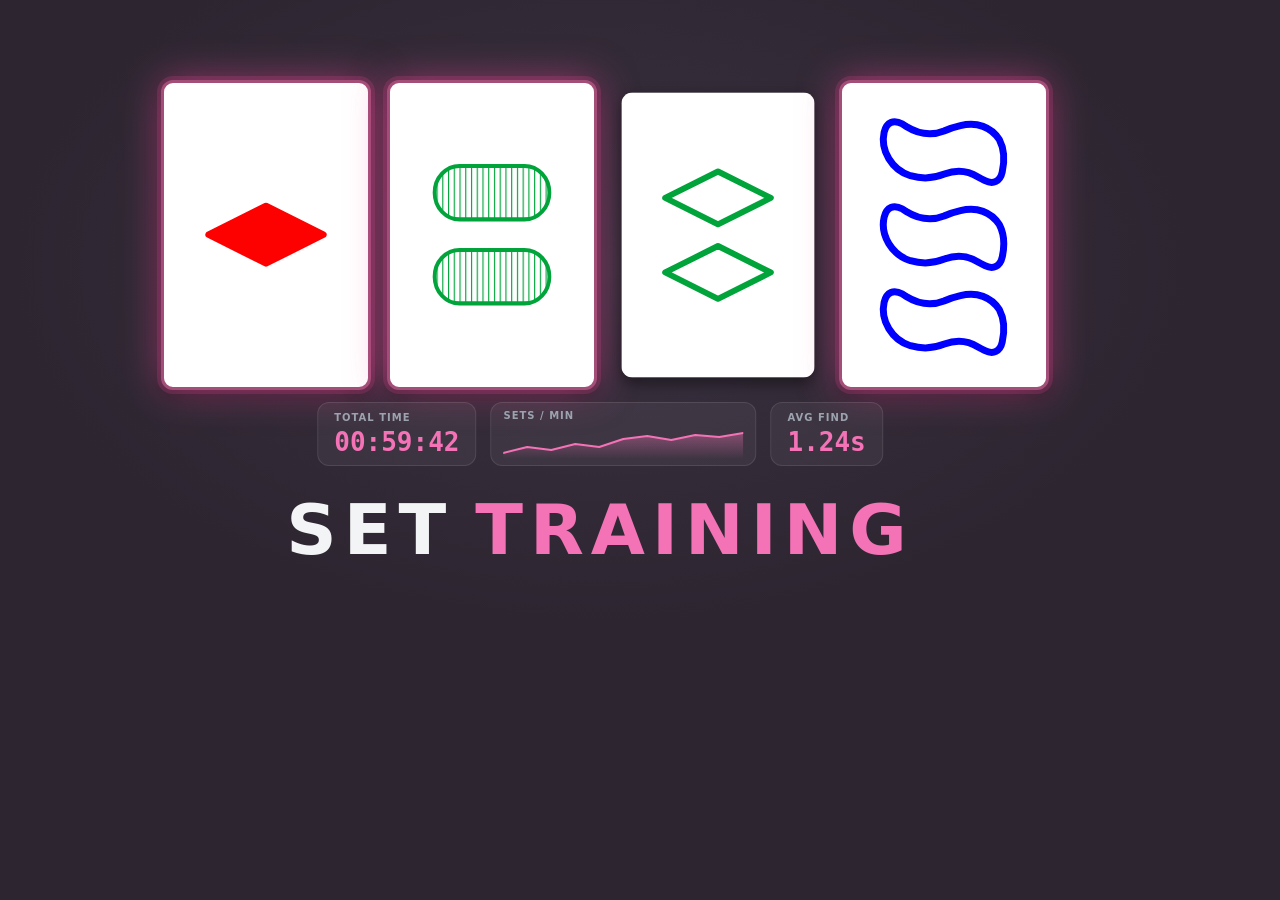
<file: scripts/og-render.html>
<!doctype html>
<!--
  Source for og-image.png. Edit, then regenerate (Windows + Chrome + Python/PIL):

    chrome --headless=new --disable-gpu --hide-scrollbars --window-size=1200,725 \
      --screenshot=scripts/og-raw.png file:///abs/path/to/scripts/og-render.html
    python -c "from PIL import Image; Image.open('scripts/og-raw.png').crop((0,0,1200,630)).save('og-image.png')"

  The 725 height compensates for headless Chrome's ~95px viewport offset; final crop yields exact 1200x630.
-->
<html lang="en">
<head>
<meta charset="utf-8">
<title>OG render</title>
<style>
  html, body { margin: 0; padding: 0; background: #2d2631; font-family: ui-sans-serif, system-ui, -apple-system, 'Segoe UI', Roboto, sans-serif; }
  .stage { width: 1200px; height: 630px; position: relative; background: radial-gradient(ellipse at 50% 42%, #3a3140 0%, #2d2631 70%); overflow: hidden; }

  .row { position: absolute; top: 80px; left: 50%; transform: translateX(-50%); display: flex; align-items: center; gap: 26px; }

  .card-slot { width: 200px; height: 300px; position: relative; }

  .strip {
    position: absolute; top: 402px; left: 50%; transform: translateX(-50%);
    display: flex; align-items: center; gap: 14px; height: 64px;
  }
  .stat-card {
    background: rgba(255,255,255,0.05);
    border: 1px solid rgba(255,255,255,0.10);
    border-radius: 12px;
    padding: 10px 16px;
    height: 64px; box-sizing: border-box;
    display: flex; flex-direction: column; justify-content: space-between;
  }
  .stat-label {
    font-size: 10px; color: #9ca3af; text-transform: uppercase;
    font-weight: 700; letter-spacing: 0.1em; line-height: 1;
  }
  .stat-value {
    font-family: ui-monospace, SFMono-Regular, Menlo, Consolas, monospace;
    font-weight: 700; line-height: 1; color: #f472b6; font-size: 26px;
  }
  .spark-card {
    background: rgba(255,255,255,0.05);
    border: 1px solid rgba(255,255,255,0.10);
    border-radius: 12px;
    padding: 8px 12px 6px;
    height: 64px; box-sizing: border-box;
    display: flex; flex-direction: column; justify-content: space-between;
  }
  .spark-card svg { display: block; }

  .card {
    background: white; border-radius: 12px;
    width: 100%; height: 100%; display: flex; flex-direction: column;
    justify-content: center; align-items: center;
    padding: 2px;
    border: 3px solid transparent; position: absolute; inset: 0;
    box-shadow: 0 6px 16px rgba(0,0,0,0.45);
    container-type: size;
    container-name: card;
    --shape-size-ratio: 0.9;
  }
  .card.selected {
    border-color: #a34e78;
    box-shadow: 0 0 0 4px rgba(236, 72, 153, 0.18), 0 0 38px rgba(236, 72, 153, 0.55), 0 6px 16px rgba(0,0,0,0.45);
  }
  .card:not(.selected) { transform: scale(0.92); }

  .card svg.shape { flex-shrink: 0; width: 95%; }
  .card svg.shape.diamond { height: calc(var(--shape-size-ratio) * 42cqmax); margin-top: calc(var(--shape-size-ratio) * -11.8cqmax); }
  .card svg.shape.oval    { height: calc(var(--shape-size-ratio) * 42cqmax); margin-top: calc(var(--shape-size-ratio) * -10.8cqmax); }
  .card svg.shape.wave    { height: calc(var(--shape-size-ratio) * 45cqmax); margin-top: calc(var(--shape-size-ratio) * -13.6cqmax); transform: translateY(calc(var(--shape-size-ratio) * 2.33cqmax)); }
  .card svg.shape:first-child { margin-top: 0 !important; }

  .title {
    position: absolute; left: 0; right: 0; top: 490px;
    height: 80px; line-height: 80px;
    font-size: 70px; font-weight: 900; letter-spacing: 7px;
    white-space: nowrap; text-align: center;
  }
  .title .a { color: #f3f4f6; }
  .title .b { color: #f472b6; margin-left: 22px; }
</style>
</head>
<body>
<div class="stage">
  <div class="row" id="row"></div>

  <div class="strip">
    <div class="stat-card">
      <div class="stat-label">Total Time</div>
      <div class="stat-value">00:59:42</div>
    </div>
    <div class="spark-card">
      <div class="stat-label">Sets / min</div>
      <svg width="240" height="28" viewBox="0 0 240 28">
        <defs>
          <linearGradient id="spark-fill" x1="0" y1="0" x2="0" y2="1">
            <stop offset="0%" stop-color="#f472b6" stop-opacity="0.4"/>
            <stop offset="100%" stop-color="#f472b6" stop-opacity="0"/>
          </linearGradient>
        </defs>
        <path d="M 0 22 L 24 16 L 48 19 L 72 13 L 96 16 L 120 8 L 144 5 L 168 9 L 192 4 L 216 6 L 240 2 L 240 28 L 0 28 Z" fill="url(#spark-fill)"/>
        <polyline points="0,22 24,16 48,19 72,13 96,16 120,8 144,5 168,9 192,4 216,6 240,2" fill="none" stroke="#f472b6" stroke-width="2" stroke-linecap="round" stroke-linejoin="round"/>
      </svg>
    </div>
    <div class="stat-card">
      <div class="stat-label">Avg Find</div>
      <div class="stat-value">1.24s</div>
    </div>
  </div>

  <div class="title"><span class="a">SET</span><span class="b">TRAINING</span></div>
</div>

<script>
  const COLORS = ['#fd0000', '#01a43b', '#0000fe'];
  const SHAPE_VIEWBOX = '0 0 32 32';
  const CLASSIC_WAVE_PATH = 'M29.5,12 C30.8,14.5 30.8,17.2 30.2,19.9 C29.7,22.2 28,23 26,22 C25.4,21.7 24.8,21.4 24.3,21.1 C21.7,19.5 19,19.3 16.1,20.4 C13.4,21.5 10.6,21.6 7.8,20.8 C3.3,19.4 0.4,14.6 1.4,10.2 C2,7.7 3.7,7 5.9,8.2 C6.2,8.4 6.5,8.6 6.8,8.8 C9.7,10.6 12.7,11.2 16,9.9 C17.3,9.3 18.7,8.9 20,8.6 C24,7.6 27.5,8.9 29.5,12 Z';
  const CLASSIC_TPL = {
    diamond: '<polygon transform="translate(16,16) scale(1.08) translate(-16,-16)" points="1,16 16,8.5 31,16 16,23.5" stroke="${color}" stroke-width="${strokeW}" fill="${fill}" stroke-linejoin="round" />',
    oval:    '<rect transform="translate(16,16) scale(1.08, 1.16) translate(-16,-16)" x="1" y="9.5" width="30" height="13" rx="6.5" stroke="${color}" stroke-width="${strokeW}" fill="${fill}" />',
    wave:    '<path transform="translate(16,16) scale(1.08) translate(-16,-16)" d="${waveD}" stroke="${color}" stroke-width="${strokeW}" fill="${fill}" stroke-linejoin="round" />'
  };

  // Stripe patterns (classic preset: step 1.5, sWidth 0.6)
  const stripeDefs = COLORS.map((c, i) =>
    `<pattern id="s-${i}" patternUnits="userSpaceOnUse" width="1.5" height="1.5">
       <line x1="0" y1="0" x2="0" y2="1.5" stroke="${c}" stroke-width="0.6" />
     </pattern>`).join('');

  function shapeSvg(card) {
    const color = COLORS[card.c];
    let fill = card.f === 0 ? 'none' : color;
    if (card.f === 1) fill = `url(#s-${card.c})`;
    const strokeW = card.f === 1 ? 1 : 1.7;
    const keys = ['diamond', 'oval', 'wave'];
    const shapeKey = keys[card.s];
    let inner = CLASSIC_TPL[shapeKey];
    const vars = { color, strokeW, fill, waveD: CLASSIC_WAVE_PATH };
    Object.keys(vars).forEach(k => { inner = inner.replace(new RegExp('\\$\\{' + k + '\\}', 'g'), vars[k]); });
    return `<svg class="shape ${shapeKey}" viewBox="${SHAPE_VIEWBOX}">${inner}</svg>`;
  }

  function renderCard(card, selected) {
    const shapes = Array(card.n + 1).fill(0).map(() => shapeSvg(card)).join('');
    return `
      <div class="card-slot">
        <svg width="0" height="0" style="position:absolute"><defs>${stripeDefs}</defs></svg>
        <div class="card${selected ? ' selected' : ''}">${shapes}</div>
      </div>`;
  }

  // Set composition: c=color (0=red,1=green,2=blue), s=shape (0=diamond,1=oval,2=wave), n=count-1 (0,1,2), f=fill (0=empty,1=striped,2=solid)
  const cards = [
    { card: { c: 0, s: 0, n: 0, f: 2 }, selected: true  }, // 1 red diamond solid (big)
    { card: { c: 1, s: 1, n: 1, f: 1 }, selected: true  }, // 2 green ovals striped (big)
    { card: { c: 1, s: 0, n: 1, f: 0 }, selected: false }, // 2 green diamonds empty (small — distractor)
    { card: { c: 2, s: 2, n: 2, f: 0 }, selected: true  }, // 3 blue waves empty (big)
  ];

  document.getElementById('row').innerHTML = cards.map(c => renderCard(c.card, c.selected)).join('');
</script>
</body>
</html>
</file>
